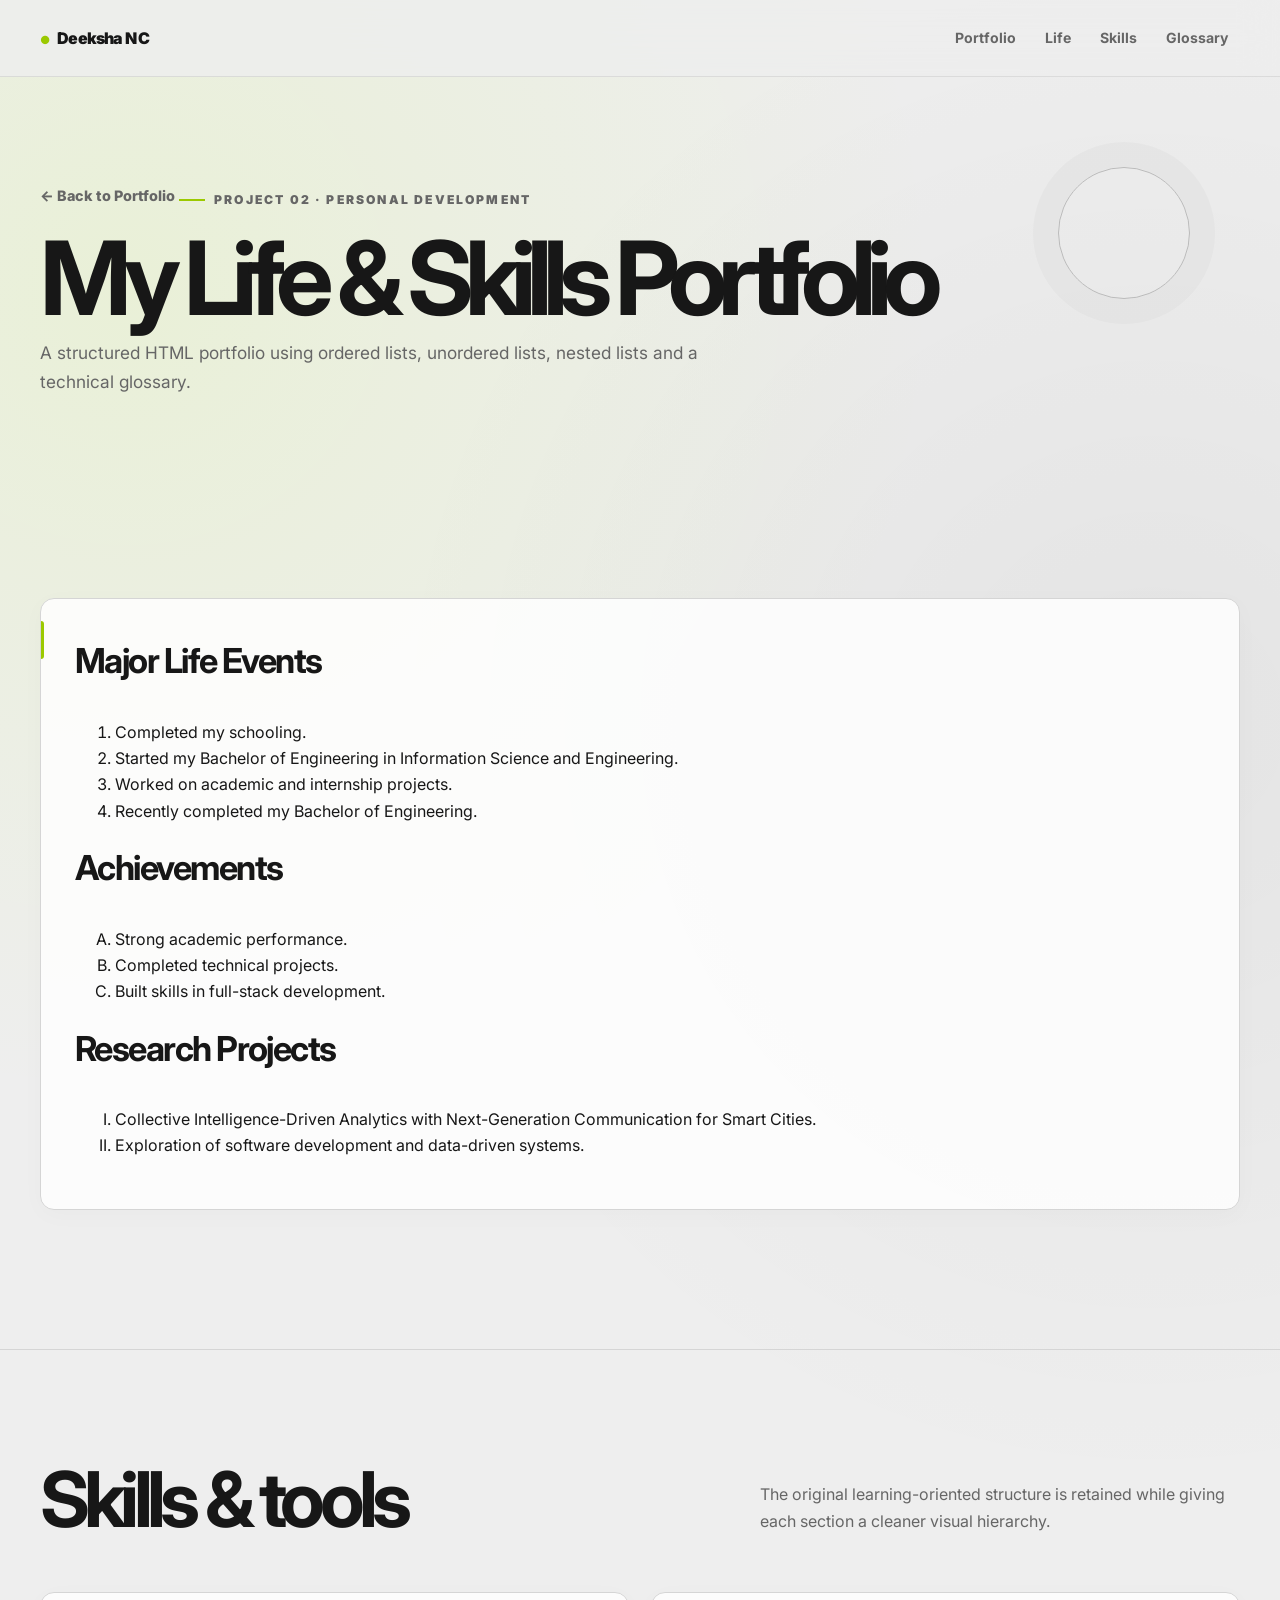
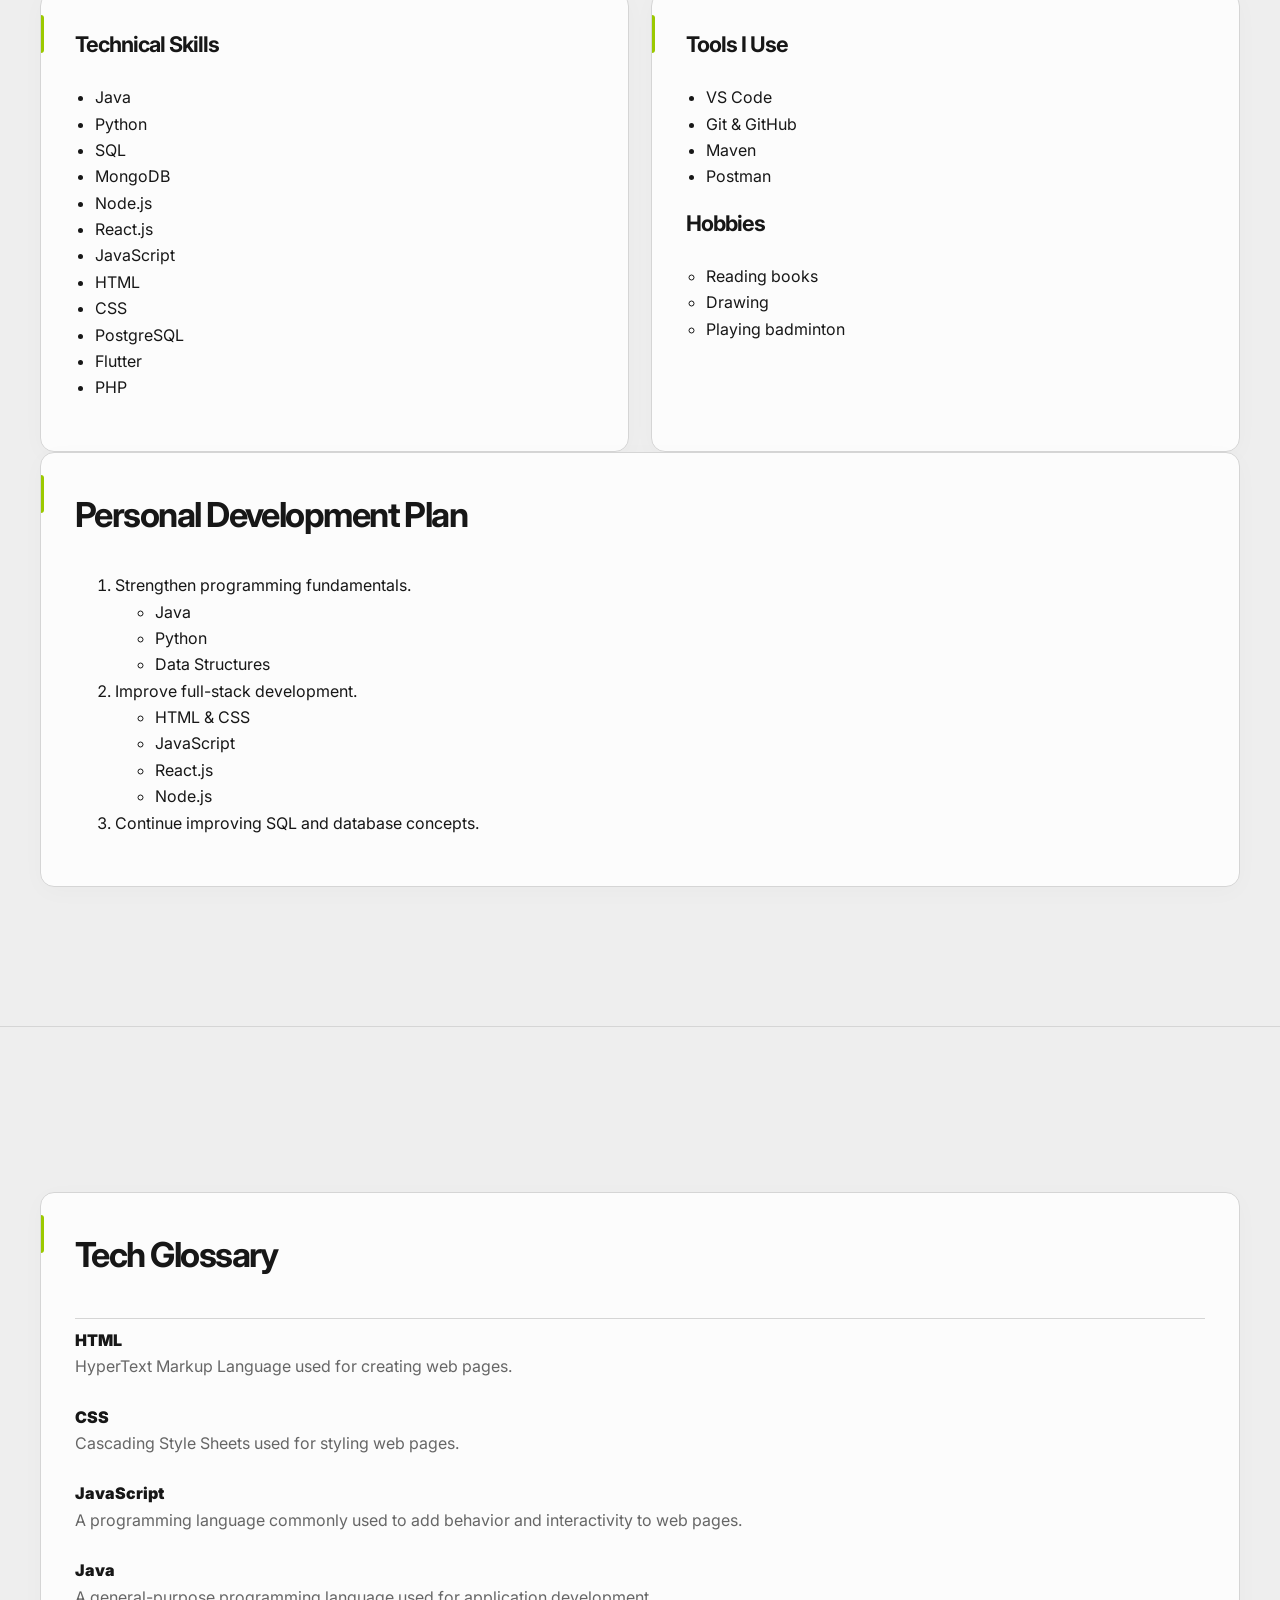
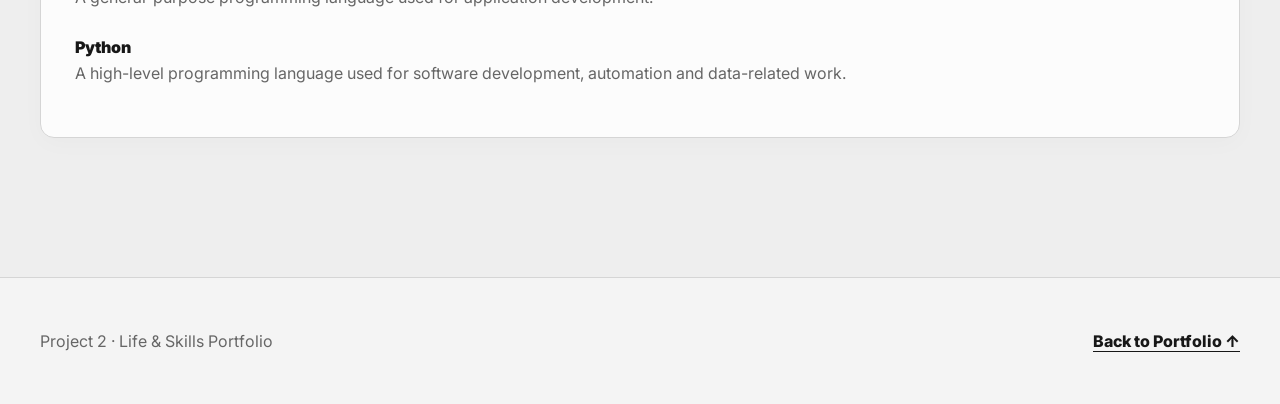
<file: project2.html>
<!doctype html>
<html lang="en">
<head>
  <meta charset="UTF-8">
  <meta name="viewport" content="width=device-width, initial-scale=1.0">
  <title>Project 2 | Life & Skills Portfolio</title>
  <link rel="stylesheet" href="css/style.css">
</head>
<body>
<header class="site-header">
  <nav class="navbar">
    <a class="brand" href="index.html">Deeksha N C</a>
    <ul class="nav-links">
      <li><a href="index.html">Portfolio</a></li>
      <li><a href="#events">Life</a></li>
      <li><a href="#skills">Skills</a></li>
      <li><a href="#glossary">Glossary</a></li>
    </ul>
  </nav>
</header>

<main>
  <section class="page-hero">
    <div class="container">
      <a class="back-link" href="index.html">← Back to Portfolio</a>
      <p class="eyebrow">Project 02 · Personal Development</p>
      <h1>My Life & Skills Portfolio</h1>
      <p>A structured HTML portfolio using ordered lists, unordered lists, nested lists and a technical glossary.</p>
    </div>
  </section>

  <section class="section" id="events">
    <div class="container">
      <div class="content-card">
        <h2>Major Life Events</h2>
        <ol>
          <li>Completed my schooling.</li>
          <li>Started my Bachelor of Engineering in Information Science and Engineering.</li>
          <li>Worked on academic and internship projects.</li>
          <li>Recently completed my Bachelor of Engineering.</li>
        </ol>

        <h2>Achievements</h2>
        <ol type="A">
          <li>Strong academic performance.</li>
          <li>Completed technical projects.</li>
          <li>Built skills in full-stack development.</li>
        </ol>

        <h2>Research Projects</h2>
        <ol type="I">
          <li>Collective Intelligence-Driven Analytics with Next-Generation Communication for Smart Cities.</li>
          <li>Exploration of software development and data-driven systems.</li>
        </ol>
      </div>
    </div>
  </section>

  <section class="section" id="skills">
    <div class="container">
      <div class="section-heading">
        <h2>Skills & tools</h2>
        <p>The original learning-oriented structure is retained while giving each section a cleaner visual hierarchy.</p>
      </div>

      <div class="about-grid">
        <article class="panel">
          <h3>Technical Skills</h3>
          <ul class="clean-list">
            <li>Java</li>
            <li>Python</li>
            <li>SQL</li>
            <li>MongoDB</li>
            <li>Node.js</li>
            <li>React.js</li>
            <li>JavaScript</li>
            <li>HTML</li>
            <li>CSS</li>
            <li>PostgreSQL</li>
            <li>Flutter</li>
            <li>PHP</li>
          </ul>
        </article>

        <article class="panel">
          <h3>Tools I Use</h3>
          <ul class="clean-list">
            <li>VS Code</li>
            <li>Git & GitHub</li>
            <li>Maven</li>
            <li>Postman</li>
          </ul>

          <h3>Hobbies</h3>
          <ul class="clean-list" style="list-style-type: circle;">
            <li>Reading books</li>
            <li>Drawing</li>
            <li>Playing badminton</li>
          </ul>
        </article>
      </div>

      <div class="content-card">
        <h2>Personal Development Plan</h2>
        <ol>
          <li>Strengthen programming fundamentals.
            <ul>
              <li>Java</li>
              <li>Python</li>
              <li>Data Structures</li>
            </ul>
          </li>
          <li>Improve full-stack development.
            <ul>
              <li>HTML & CSS</li>
              <li>JavaScript</li>
              <li>React.js</li>
              <li>Node.js</li>
            </ul>
          </li>
          <li>Continue improving SQL and database concepts.</li>
        </ol>
      </div>
    </div>
  </section>

  <section class="section" id="glossary">
    <div class="container">
      <div class="content-card">
        <h2>Tech Glossary</h2>
        <dl class="glossary">
          <dt>HTML</dt>
          <dd>HyperText Markup Language used for creating web pages.</dd>
          <dt>CSS</dt>
          <dd>Cascading Style Sheets used for styling web pages.</dd>
          <dt>JavaScript</dt>
          <dd>A programming language commonly used to add behavior and interactivity to web pages.</dd>
          <dt>Java</dt>
          <dd>A general-purpose programming language used for application development.</dd>
          <dt>Python</dt>
          <dd>A high-level programming language used for software development, automation and data-related work.</dd>
        </dl>
      </div>
    </div>
  </section>
</main>

<footer class="site-footer">
  <div class="container footer-inner">
    <span>Project 2 · Life & Skills Portfolio</span>
    <a href="index.html">Back to Portfolio ↑</a>
  </div>
</footer>
</body>
</html>
</file>
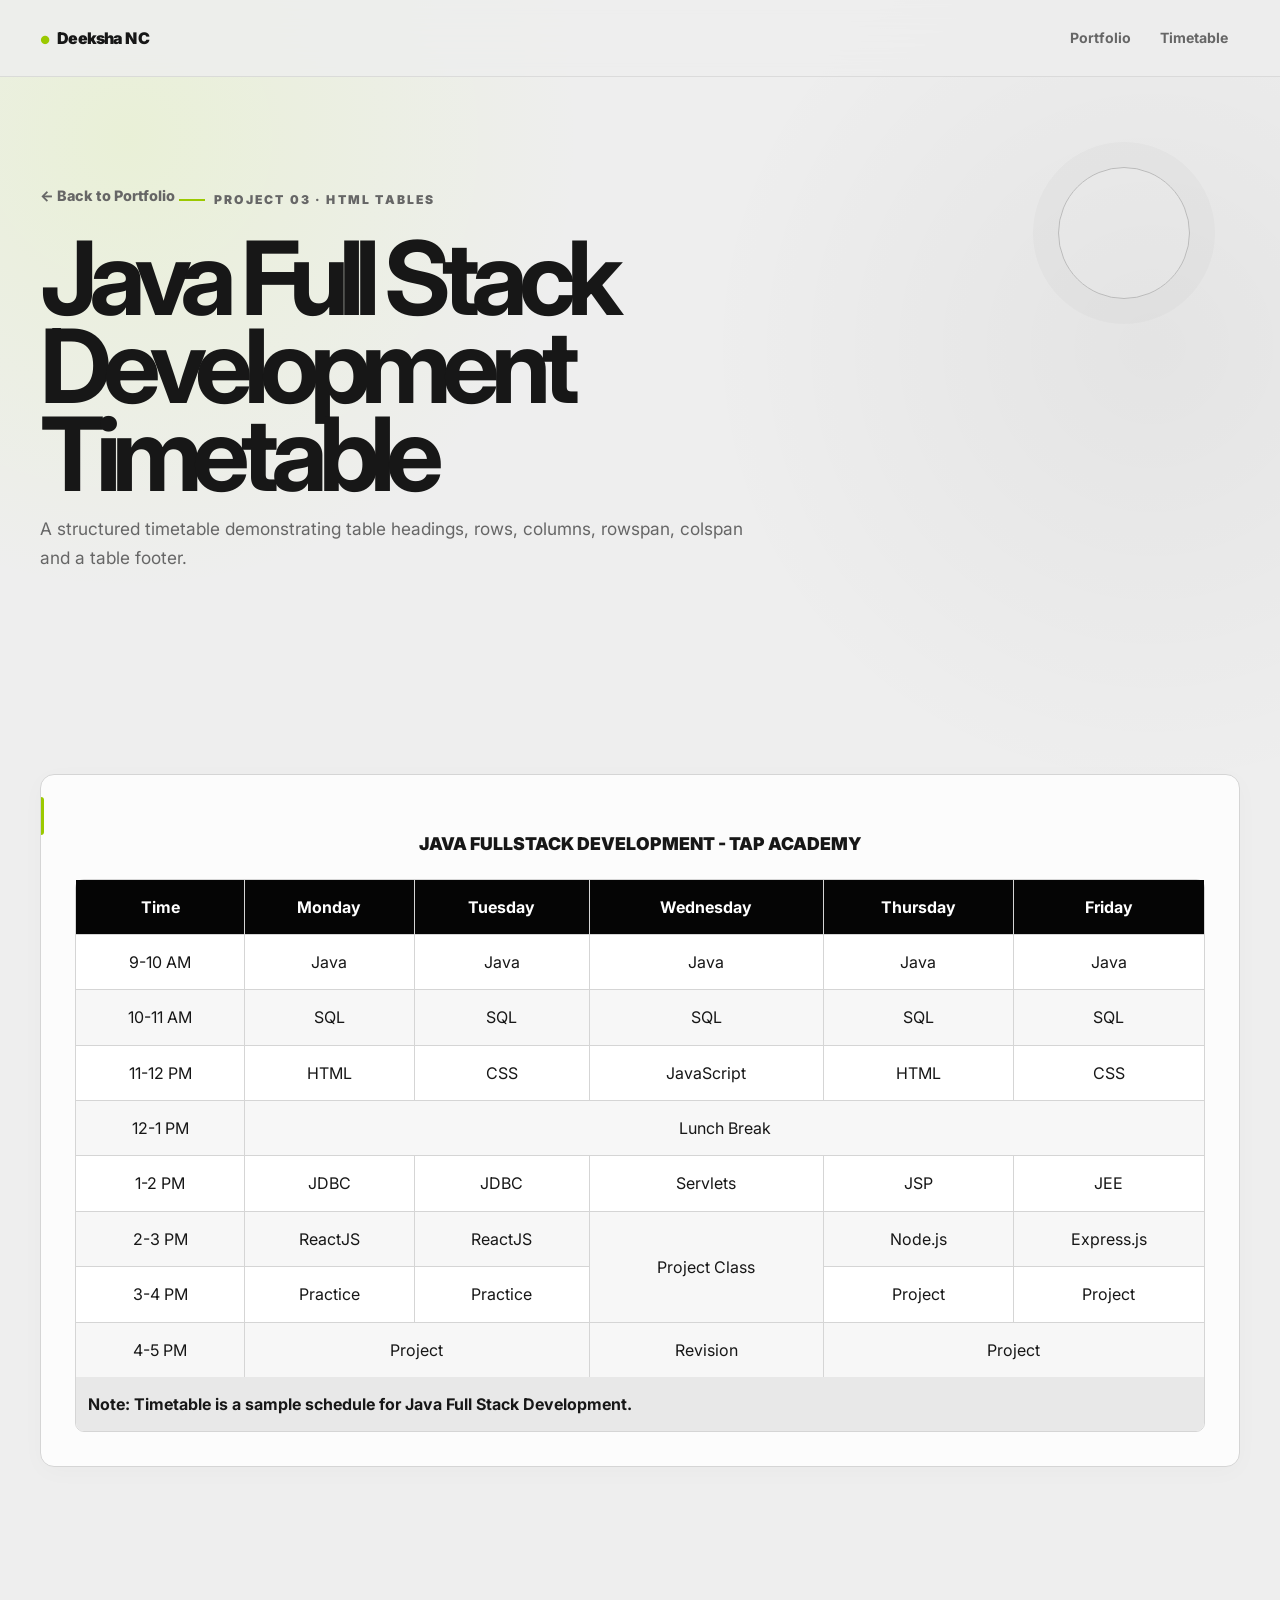
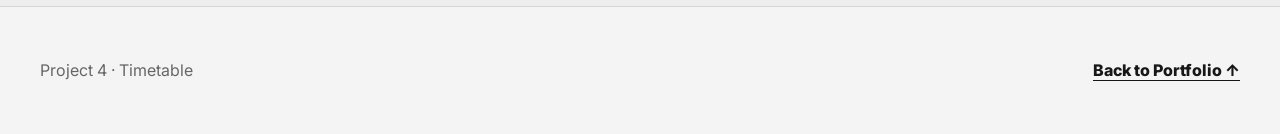
<file: project4.html>
<!doctype html>
<html lang="en">
  <head>
    <meta charset="UTF-8" />
    <meta name="viewport" content="width=device-width, initial-scale=1.0" />
    <title>Project 3 | Java Full Stack Timetable</title>
    <link rel="stylesheet" href="css/style.css" />
  </head>
  <body>
    <header class="site-header">
      <nav class="navbar">
        <a class="brand" href="index.html">Deeksha N C</a>
        <ul class="nav-links">
          <li><a href="index.html">Portfolio</a></li>
          <li><a href="#timetable">Timetable</a></li>
        </ul>
      </nav>
    </header>

    <main>
      <section class="page-hero">
        <div class="container">
          <a class="back-link" href="index.html">← Back to Portfolio</a>
          <p class="eyebrow">Project 03 · HTML Tables</p>
          <h1>Java Full Stack Development Timetable</h1>
          <p>
            A structured timetable demonstrating table headings, rows, columns,
            rowspan, colspan and a table footer.
          </p>
        </div>
      </section>

      <section class="section" id="timetable">
        <div class="container">
          <div class="content-card">
            <table>
              <caption>
                JAVA FULLSTACK DEVELOPMENT - TAP ACADEMY
              </caption>
              <thead>
                <tr>
                  <th>Time</th>
                  <th>Monday</th>
                  <th>Tuesday</th>
                  <th>Wednesday</th>
                  <th>Thursday</th>
                  <th>Friday</th>
                </tr>
              </thead>
              <tbody>
                <tr>
                  <td>9-10 AM</td>
                  <td>Java</td>
                  <td>Java</td>
                  <td>Java</td>
                  <td>Java</td>
                  <td>Java</td>
                </tr>
                <tr>
                  <td>10-11 AM</td>
                  <td>SQL</td>
                  <td>SQL</td>
                  <td>SQL</td>
                  <td>SQL</td>
                  <td>SQL</td>
                </tr>
                <tr>
                  <td>11-12 PM</td>
                  <td>HTML</td>
                  <td>CSS</td>
                  <td>JavaScript</td>
                  <td>HTML</td>
                  <td>CSS</td>
                </tr>
                <tr>
                  <td>12-1 PM</td>
                  <td colspan="5">Lunch Break</td>
                </tr>
                <tr>
                  <td>1-2 PM</td>
                  <td>JDBC</td>
                  <td>JDBC</td>
                  <td>Servlets</td>
                  <td>JSP</td>
                  <td>JEE</td>
                </tr>
                <tr>
                  <td>2-3 PM</td>
                  <td>ReactJS</td>
                  <td>ReactJS</td>
                  <td rowspan="2">Project Class</td>
                  <td>Node.js</td>
                  <td>Express.js</td>
                </tr>
                <tr>
                  <td>3-4 PM</td>
                  <td>Practice</td>
                  <td>Practice</td>
                  <td>Project</td>
                  <td>Project</td>
                </tr>
                <tr>
                  <td>4-5 PM</td>
                  <td colspan="2">Project</td>
                  <td>Revision</td>
                  <td colspan="2">Project</td>
                </tr>
              </tbody>
              <tfoot>
                <tr>
                  <td colspan="6">
                    Note: Timetable is a sample schedule for Java Full Stack
                    Development.
                  </td>
                </tr>
              </tfoot>
            </table>
          </div>
        </div>
      </section>
    </main>

    <footer class="site-footer">
      <div class="container footer-inner">
        <span>Project 4 · Timetable</span>
        <a href="index.html">Back to Portfolio ↑</a>
      </div>
    </footer>
  </body>
</html>
</file>
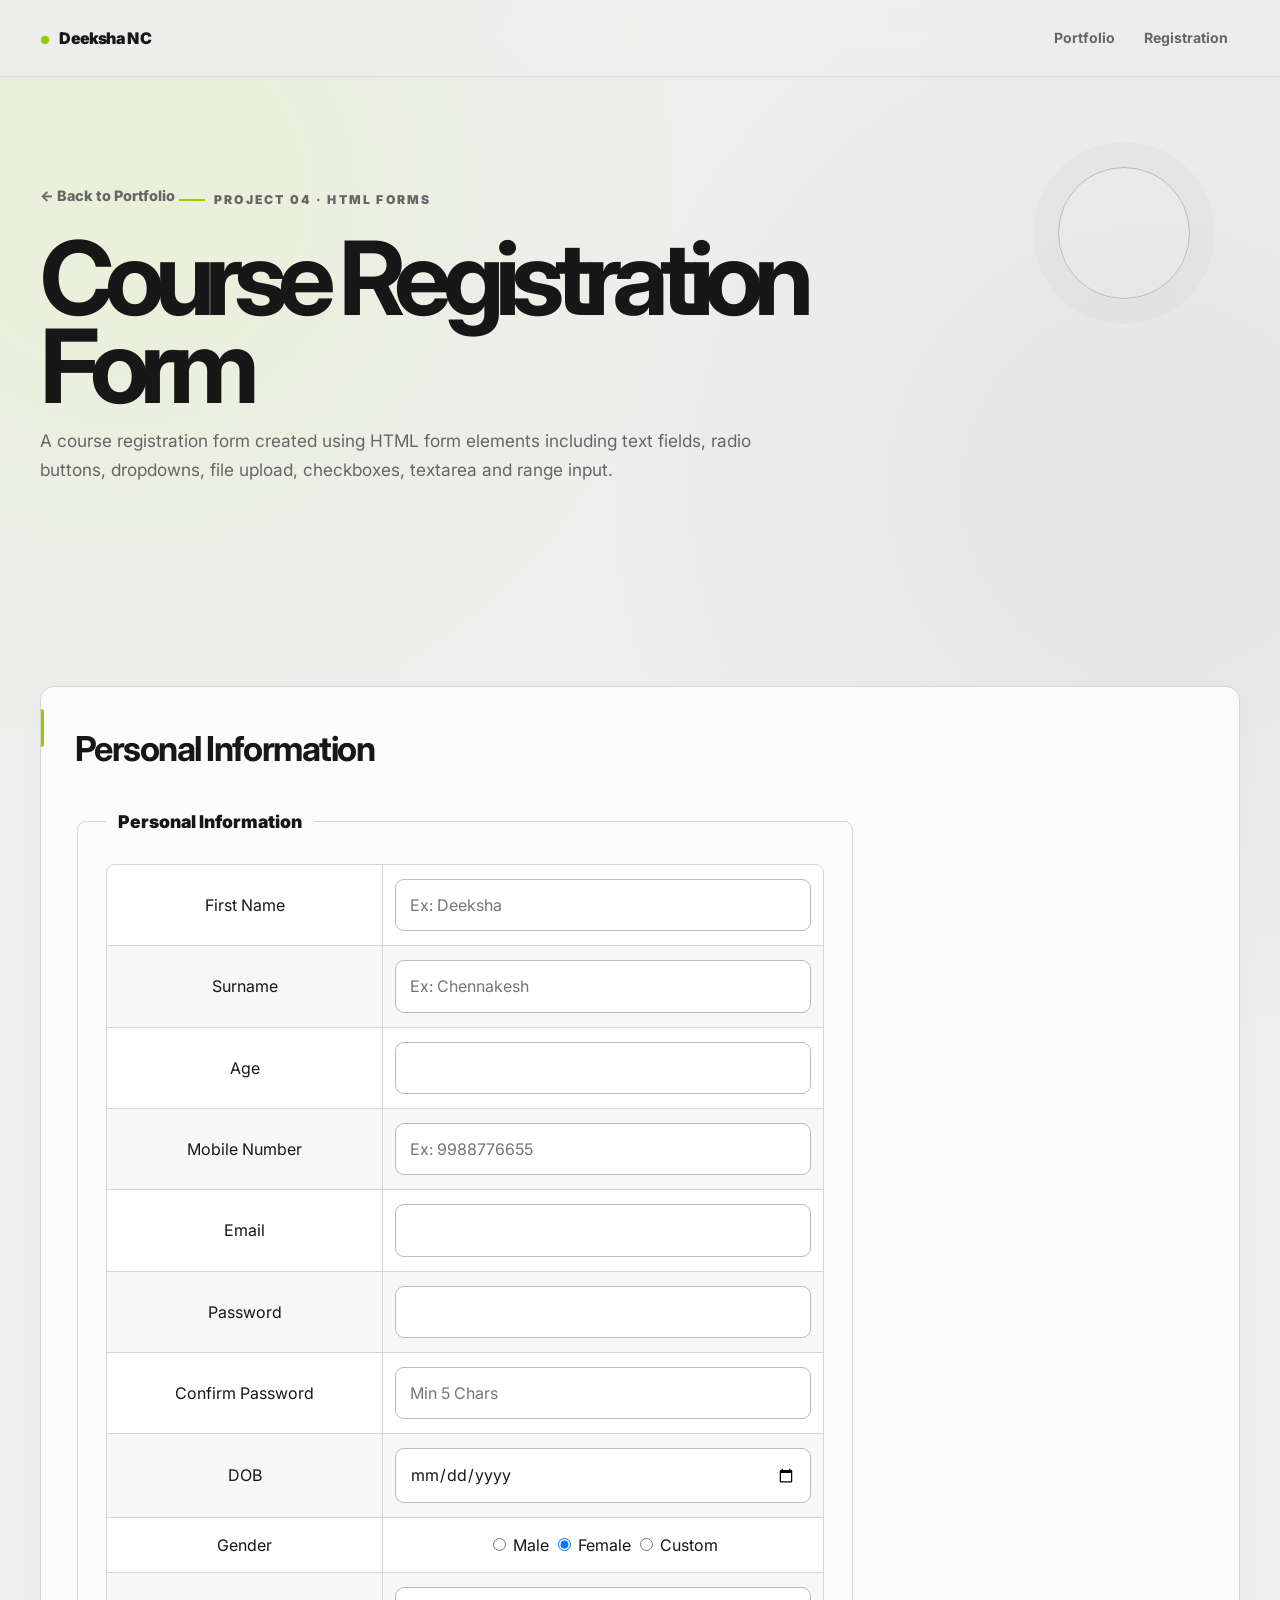
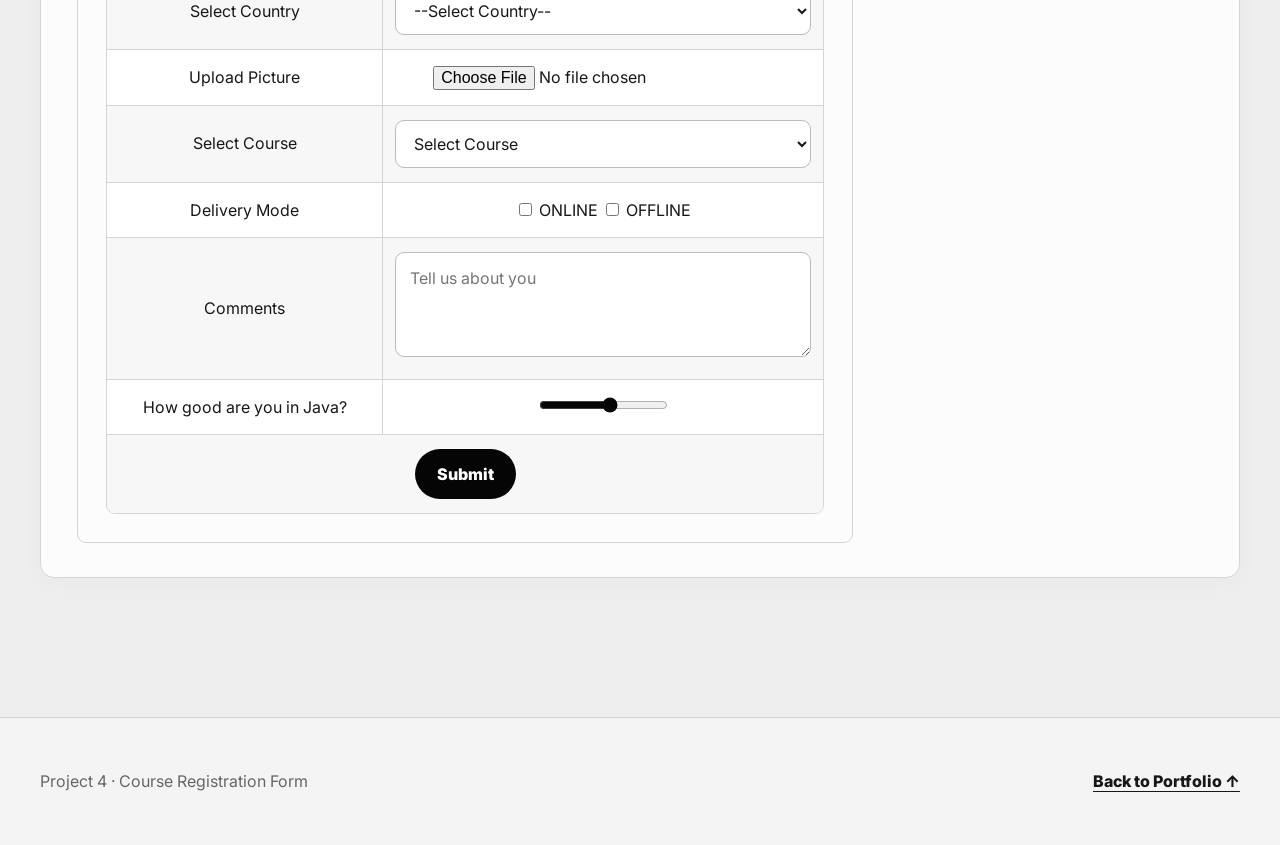
<file: project5.html>
<!doctype html>
<html lang="en">
  <head>
    <meta charset="UTF-8" />
    <meta name="viewport" content="width=device-width, initial-scale=1.0" />

    <title>Project 4 | Course Registration Form</title>

    <!-- Shared CSS -->
    <link rel="stylesheet" href="css/style.css" />
  </head>

  <body>
    <!-- ================= HEADER ================= -->

    <header class="site-header">
      <nav class="navbar">
        <a class="brand" href="index.html"> Deeksha N C </a>

        <ul class="nav-links">
          <li>
            <a href="index.html">Portfolio</a>
          </li>

          <li>
            <a href="#registration">Registration</a>
          </li>
        </ul>
      </nav>
    </header>

    <!-- ================= MAIN ================= -->

    <main>
      <!-- Page Introduction -->

      <section class="page-hero">
        <div class="container">
          <a class="back-link" href="index.html"> ← Back to Portfolio </a>

          <p class="eyebrow">Project 04 · HTML Forms</p>

          <h1>Course Registration Form</h1>

          <p>
            A course registration form created using HTML form elements
            including text fields, radio buttons, dropdowns, file upload,
            checkboxes, textarea and range input.
          </p>
        </div>
      </section>

      <!-- ================= REGISTRATION FORM ================= -->

      <section class="section" id="registration">
        <div class="container">
          <div class="content-card">
            <h2>Personal Information</h2>

            <form>
              <fieldset>
                <legend>Personal Information</legend>

                <table>
                  <!-- First Name -->

                  <tr>
                    <td>
                      <label for="firstName"> First Name </label>
                    </td>

                    <td>
                      <input
                        type="text"
                        name="firstName"
                        id="firstName"
                        placeholder="Ex: Deeksha"
                        required
                      />
                    </td>
                  </tr>

                  <!-- Surname -->

                  <tr>
                    <td>
                      <label for="surName"> Surname </label>
                    </td>

                    <td>
                      <input
                        type="text"
                        name="surName"
                        id="surName"
                        placeholder="Ex: Chennakesh"
                        required
                      />
                    </td>
                  </tr>

                  <!-- Age -->

                  <tr>
                    <td>
                      <label for="age"> Age </label>
                    </td>

                    <td>
                      <input
                        type="number"
                        name="age"
                        id="age"
                        min="18"
                        max="65"
                        required
                      />
                    </td>
                  </tr>

                  <!-- Mobile Number -->

                  <tr>
                    <td>
                      <label for="mobile"> Mobile Number </label>
                    </td>

                    <td>
                      <input
                        type="tel"
                        name="mobile"
                        id="mobile"
                        placeholder="Ex: 9988776655"
                        required
                      />
                    </td>
                  </tr>

                  <!-- Email -->

                  <tr>
                    <td>
                      <label for="email"> Email </label>
                    </td>

                    <td>
                      <input type="email" name="email" id="email" required />
                    </td>
                  </tr>

                  <!-- Password -->

                  <tr>
                    <td>
                      <label for="password"> Password </label>
                    </td>

                    <td>
                      <input
                        type="password"
                        name="password"
                        id="password"
                        required
                      />
                    </td>
                  </tr>

                  <!-- Confirm Password -->

                  <tr>
                    <td>
                      <label for="confirmPassword"> Confirm Password </label>
                    </td>

                    <td>
                      <input
                        type="password"
                        name="confirmPassword"
                        id="confirmPassword"
                        placeholder="Min 5 Chars"
                        required
                      />
                    </td>
                  </tr>

                  <!-- DOB -->

                  <tr>
                    <td>
                      <label for="dob"> DOB </label>
                    </td>

                    <td>
                      <input type="date" name="dob" id="dob" required />
                    </td>

                    <!--
                    <td>
                      <input type="time" />
                    </td>

                    <td>
                      <input type="datetime-local" />
                    </td>
                    -->
                  </tr>

                  <!-- Gender -->

                  <tr>
                    <td>
                      <label> Gender </label>
                    </td>

                    <td>
                      <input
                        type="radio"
                        name="gender"
                        id="male"
                        value="Male"
                        required
                      />

                      <label for="male"> Male </label>

                      <input
                        checked
                        type="radio"
                        name="gender"
                        id="female"
                        value="Female"
                      />

                      <label for="female"> Female </label>

                      <input
                        type="radio"
                        name="gender"
                        id="custom"
                        value="Custom"
                      />

                      <label for="custom"> Custom </label>
                    </td>
                  </tr>

                  <!-- Country -->

                  <tr>
                    <td>
                      <label for="country"> Select Country </label>
                    </td>

                    <td>
                      <select name="country" id="country" required>
                        <option value="" selected disabled>
                          --Select Country--
                        </option>

                        <option value="India">India</option>

                        <option value="Australia">Australia</option>

                        <option value="Vietnam">Vietnam</option>

                        <option value="New Zealand">New Zealand</option>
                      </select>
                    </td>
                  </tr>

                  <!-- Upload Picture -->

                  <tr>
                    <td>
                      <label for="picture"> Upload Picture </label>
                    </td>

                    <td>
                      <input type="file" id="picture" name="picture" required />
                    </td>
                  </tr>

                  <!-- Course -->

                  <tr>
                    <td>
                      <label for="course"> Select Course </label>
                    </td>

                    <td>
                      <select name="course" id="course" required>
                        <option value="" selected disabled>
                          Select Course
                        </option>

                        <option value="Java FullStack">Java FullStack</option>

                        <option value="Python FullStack">
                          Python FullStack
                        </option>

                        <option value="Data Analysis">Data Analysis</option>
                      </select>
                    </td>
                  </tr>

                  <!-- Delivery Mode -->

                  <tr>
                    <td>
                      <label> Delivery Mode </label>
                    </td>

                    <td>
                      <input
                        type="checkbox"
                        name="deliveryMode"
                        value="online"
                        id="online"
                      />

                      <label for="online"> ONLINE </label>

                      <input
                        type="checkbox"
                        name="deliveryMode"
                        value="offline"
                        id="offline"
                      />

                      <label for="offline"> OFFLINE </label>
                    </td>
                  </tr>

                  <!-- Comments -->

                  <tr>
                    <td>
                      <label for="comments"> Comments </label>
                    </td>

                    <td>
                      <textarea
                        rows="3"
                        cols="25"
                        name="comments"
                        id="comments"
                        placeholder="Tell us about you"
                        required
                        maxlength="100"
                      ></textarea>
                    </td>
                  </tr>

                  <!-- Java Rating -->

                  <tr>
                    <td>
                      <label for="java"> How good are you in Java? </label>
                    </td>

                    <td>
                      <input
                        type="range"
                        id="java"
                        name="java"
                        min="1"
                        max="10"
                      />
                    </td>
                  </tr>

                  <!-- Submit -->

                  <tr>
                    <td colspan="2">
                      <button class="form-button" type="submit">Submit</button>
                    </td>
                  </tr>
                </table>
              </fieldset>
            </form>
          </div>
        </div>
      </section>
    </main>

    <!-- ================= FOOTER ================= -->

    <footer class="site-footer">
      <div class="container footer-inner">
        <span> Project 4 · Course Registration Form </span>

        <a href="index.html"> Back to Portfolio ↑ </a>
      </div>
    </footer>
  </body>
</html>
</file>
<file: css/style.css>
@import url("https://fonts.googleapis.com/css2?family=Inter:wght@400;500;600;700;800;900&display=swap");

/* =========================================================
   ROOT
========================================================= */

:root {
  --bg: #eeeeee;
  --white: #ffffff;
  --ink: #171717;
  --gray: #666666;
  --muted: #888888;
  --line: #d5d5d5;

  --black: #050505;

  --lime: #c9ff3d;
  --lime-dark: #9bc900;

  --soft: #f7f7f7;

  --radius: 14px;

  --shadow: 0 18px 50px rgba(0, 0, 0, 0.09);

  --max: 1200px;
}

/* =========================================================
   RESET
========================================================= */

* {
  box-sizing: border-box;
}

html {
  scroll-behavior: smooth;
  scroll-padding-top: 90px;
}

body {
  margin: 0;

  color: var(--ink);

  background:
    radial-gradient(
      circle at 10% 8%,
      rgba(201, 255, 61, 0.13),
      transparent 23%
    ),
    radial-gradient(circle at 90% 20%, rgba(0, 0, 0, 0.045), transparent 25%),
    var(--bg);

  font-family: Inter, "Segoe UI", Arial, sans-serif;

  line-height: 1.65;
}

a {
  color: var(--ink);
  text-underline-offset: 4px;
}

img,
video,
iframe {
  max-width: 100%;
}

button,
input,
select,
textarea {
  font-family: inherit;
}

/* =========================================================
   HEADER
========================================================= */

.site-header {
  position: sticky;
  top: 0;
  z-index: 100;

  border-bottom: 1px solid rgba(0, 0, 0, 0.08);

  background: rgba(238, 238, 238, 0.84);

  backdrop-filter: blur(18px);
}

.navbar {
  width: min(var(--max), calc(100% - 48px));

  min-height: 76px;

  margin: auto;

  display: flex;
  align-items: center;
  justify-content: space-between;

  gap: 28px;
}

.brand {
  font-weight: 900;
  letter-spacing: -0.05em;
  text-decoration: none;
}

.brand::before {
  content: "●";

  color: var(--lime-dark);

  margin-right: 8px;

  font-size: 0.7rem;
}

.nav-links {
  display: flex;
  flex-wrap: wrap;

  gap: 5px;

  margin: 0;
  padding: 0;

  list-style: none;
}

.nav-links a {
  display: block;

  padding: 8px 12px;

  border-radius: 999px;

  color: var(--gray);

  font-size: 0.88rem;
  font-weight: 700;

  text-decoration: none;

  transition: 0.2s;
}

.nav-links a:hover {
  background: var(--white);
  color: var(--black);

  transform: translateY(-1px);
}

/* =========================================================
   COMMON LAYOUT
========================================================= */

.container {
  width: min(var(--max), calc(100% - 48px));

  margin: auto;
}

.section {
  padding: 115px 0;
}

.section + .section {
  border-top: 1px solid var(--line);
}

.eyebrow {
  display: inline-flex;
  align-items: center;

  gap: 9px;

  margin: 0 0 22px;

  color: var(--gray);

  font-size: 0.76rem;
  font-weight: 900;

  letter-spacing: 0.18em;

  text-transform: uppercase;
}

.eyebrow::before {
  content: "";

  width: 26px;
  height: 2px;

  background: var(--lime-dark);
}

.section-heading {
  display: flex;
  align-items: end;
  justify-content: space-between;

  gap: 45px;

  margin-bottom: 58px;
}

.section-heading h2 {
  margin: 0;

  font-size: clamp(2.7rem, 6vw, 4.8rem);

  line-height: 0.9;

  letter-spacing: -0.075em;
}

.section-heading p {
  max-width: 480px;

  margin: 0;

  color: var(--gray);
}

/* =========================================================
   HERO
========================================================= */

.hero {
  position: relative;

  min-height: 700px;

  display: grid;
  align-items: center;

  overflow: hidden;

  padding: 105px 0 100px;

  background: #080808;

  color: #ffffff;

  border-bottom: 1px solid #080808;
}

.hero .eyebrow {
  color: #c8c8c8;
}

.hero p {
  color: #bdbdbd;
}

.hero .btn.secondary {
  color: #ffffff;

  border-color: #666666;
}

.hero .btn.secondary:hover {
  color: #080808;

  background: #ffffff;

  border-color: #ffffff;
}

.hero::before {
  content: "";

  position: absolute;

  width: 560px;
  height: 560px;

  right: -210px;
  top: 30px;

  border: 1px solid rgba(255, 255, 255, 0.16);

  border-radius: 50%;

  box-shadow:
    0 0 0 65px rgba(201, 255, 61, 0.035),
    0 0 0 130px rgba(255, 255, 255, 0.02);
}

.hero-grid {
  position: relative;
  z-index: 1;

  display: grid;

  grid-template-columns: 1.25fr 0.75fr;

  gap: 75px;

  align-items: end;
}

.hero h1 {
  max-width: 900px;

  margin: 0;

  font-size: clamp(4rem, 9vw, 7.6rem);

  line-height: 0.83;

  letter-spacing: -0.095em;
}

.hero h1::after {
  content: ".";

  color: var(--lime);
}

.hero p {
  max-width: 670px;

  color: var(--gray);

  font-size: 1.08rem;
}

/* =========================================================
   HERO SIDE CARD
   FIXED TEXT VISIBILITY
========================================================= */

.hero-side {
  position: relative;

  padding: 32px;

  background: rgba(255, 255, 255, 0.94);

  border: 1px solid rgba(0, 0, 0, 0.1);

  border-radius: var(--radius);

  box-shadow: var(--shadow);

  transform: rotate(1.5deg);

  /*
    IMPORTANT:
    The hero has color:white.
    This explicitly resets the card text.
  */
  color: #171717;
}

.hero-side::before {
  content: "AVAILABLE FOR OPPORTUNITIES";

  position: absolute;

  right: 18px;
  top: -13px;

  padding: 5px 10px;

  background: var(--lime);

  color: #171717;

  border-radius: 999px;

  font-size: 0.62rem;
  font-weight: 900;

  letter-spacing: 0.08em;
}

.hero-side strong {
  display: block;

  margin-bottom: 9px;

  color: #171717;

  font-size: 1.15rem;
}

.hero-side p {
  max-width: none;

  margin: 0;

  color: #666666;

  font-size: 1.08rem;
}

/* =========================================================
   BUTTONS
========================================================= */

.btn-row {
  display: flex;
  flex-wrap: wrap;

  gap: 12px;

  margin-top: 30px;
}

.btn {
  display: inline-flex;

  align-items: center;
  justify-content: center;

  min-height: 48px;

  padding: 12px 19px;

  background: var(--black);

  color: #ffffff;

  border: 1px solid var(--black);

  border-radius: 999px;

  text-decoration: none;

  font-size: 0.9rem;
  font-weight: 850;

  transition: 0.2s;
}

.btn:hover {
  color: #ffffff;

  transform: translateY(-3px);

  box-shadow: 0 12px 25px rgba(0, 0, 0, 0.16);
}

.btn.secondary {
  background: transparent;

  color: var(--ink);

  border-color: #bbbbbb;
}

.btn.secondary:hover {
  background: var(--white);

  color: var(--ink);

  border-color: var(--ink);
}

/* =========================================================
   TAGS
========================================================= */

.tag {
  display: inline-block;

  margin: 4px 3px 0 0;

  padding: 5px 10px;

  border: 1px solid #cccccc;

  border-radius: 999px;

  background: #ffffff;

  font-size: 0.78rem;
  font-weight: 750;
}

/* =========================================================
   PROJECT GRID
========================================================= */

.project-grid {
  display: grid;

  grid-template-columns: repeat(3, 1fr);

  gap: 20px;
}

.project-card {
  position: relative;

  min-height: 370px;

  padding: 25px;

  display: flex;
  flex-direction: column;
  justify-content: space-between;

  overflow: hidden;

  color: var(--ink);

  text-decoration: none;

  background: var(--white);

  border: 1px solid #d4d4d4;

  border-radius: var(--radius);

  box-shadow: 0 5px 0 rgba(0, 0, 0, 0.025);

  transition: 0.28s;
}

.project-card::before {
  content: "";

  position: absolute;

  width: 150px;
  height: 150px;

  right: -75px;
  top: -75px;

  border-radius: 50%;

  background: var(--lime);

  opacity: 0.75;

  transition: 0.35s;
}

.project-card:hover {
  color: var(--ink);

  transform: translateY(-9px);

  border-color: #aaaaaa;

  box-shadow: 0 25px 70px rgba(0, 0, 0, 0.15);
}

.project-card:hover::before {
  transform: scale(1.7);
}

.project-card:nth-child(2) {
  transform: translateY(24px);
}

.project-card:nth-child(2):hover {
  transform: translateY(15px);
}

.card-number {
  position: relative;
  z-index: 2;

  font-size: 0.74rem;
  font-weight: 900;

  letter-spacing: 0.16em;

  color: var(--muted);
}

.card-preview {
  position: relative;
  z-index: 1;

  height: 115px;

  margin: 18px 0 25px;

  display: flex;
  align-items: center;
  justify-content: center;

  border-radius: 9px;

  background: linear-gradient(135deg, #050505, #292929);

  color: #ffffff;

  font-size: 1.25rem;
  font-weight: 900;

  letter-spacing: -0.04em;
}

.project-card:nth-child(2) .card-preview {
  background: linear-gradient(135deg, #242424, #555555);
}

.project-card:nth-child(3) .card-preview {
  background: linear-gradient(135deg, #111111, #3b3b3b);
}

.project-card:nth-child(4) .card-preview {
  background: linear-gradient(135deg, #333333, #111111);
}

.project-card:nth-child(5) .card-preview {
  background: linear-gradient(135deg, #555555, #202020);
}

.project-card:nth-child(3) {
  min-height: 410px;
}

.project-card:nth-child(4),
.project-card:nth-child(5) {
  min-height: 330px;
}

.project-card:nth-child(4) {
  margin-top: 24px;
}

.project-card:nth-child(5) {
  margin-top: 24px;
}

.project-card h3 {
  position: relative;

  margin: 0 0 8px;

  font-size: 1.55rem;

  line-height: 1.1;

  letter-spacing: -0.05em;
}

.project-card p {
  position: relative;

  margin: 0;

  color: var(--gray);

  font-size: 0.92rem;
}

.card-arrow {
  position: relative;

  align-self: flex-end;

  margin-top: 20px;

  font-size: 1.7rem;

  transition: 0.25s;
}

.project-card:hover .card-arrow {
  transform: translate(7px, -4px);
}

/* =========================================================
   ABOUT / CONTACT GRID
========================================================= */

.about-grid,
.contact-grid {
  display: grid;

  grid-template-columns: 1fr 1fr;

  gap: 22px;
}

/* =========================================================
   PANELS
========================================================= */

.panel,
.content-card {
  position: relative;

  padding: 34px;

  background: rgba(255, 255, 255, 0.84);

  border: 1px solid var(--line);

  border-radius: var(--radius);

  box-shadow: 0 5px 25px rgba(0, 0, 0, 0.025);
}

.panel::before,
.content-card::before {
  content: "";

  position: absolute;

  left: 0;
  top: 22px;

  width: 3px;
  height: 38px;

  border-radius: 0 5px 5px 0;

  background: var(--lime-dark);
}

.panel h3,
.content-card h2 {
  letter-spacing: -0.045em;
}

.panel h3 {
  margin-top: 0;

  font-size: 1.35rem;
}

.content-card {
  margin-bottom: 24px;
}

.content-card h2 {
  margin-top: 0;

  font-size: 2.15rem;
}

/* =========================================================
   SKILLS
========================================================= */

.skill-list,
.tag-list {
  display: flex;
  flex-wrap: wrap;

  gap: 9px;

  padding: 0;

  list-style: none;
}

.skill-list li {
  padding: 8px 12px;

  background: var(--black);

  color: #ffffff;

  border-radius: 999px;

  font-size: 0.82rem;
  font-weight: 700;

  transition: 0.2s;
}

.skill-list li:hover {
  background: var(--lime-dark);

  color: var(--black);

  transform: translateY(-2px);
}

.clean-list {
  padding-left: 20px;
}

/* =========================================================
   TECH GLOSSARY
========================================================= */
.content-card:has(.glossary) {
  margin-top: 50px;
}

.glossary {
  /*
    Top margin intentionally kept here.
  */
  margin-top: 34px;

  padding-top: 8px;

  border-top: 1px solid var(--line);
}

.glossary dt {
  margin-top: 24px;

  font-weight: 900;
}

.glossary dt:first-child {
  margin-top: 0;
}

.glossary dd {
  margin-left: 0;

  color: var(--gray);
}

/* =========================================================
   INNER PAGE HERO
========================================================= */

.page-hero {
  position: relative;

  padding: 105px 0 70px;

  overflow: hidden;
}

.page-hero::after {
  content: "";

  position: absolute;

  right: 7%;
  top: 90px;

  width: 130px;
  height: 130px;

  border: 1px solid #bbbbbb;

  border-radius: 50%;

  box-shadow: 0 0 0 25px rgba(0, 0, 0, 0.025);
}

.page-hero h1 {
  position: relative;
  z-index: 1;

  max-width: 920px;

  margin: 0;

  font-size: clamp(3.5rem, 8vw, 6.7rem);

  line-height: 0.86;

  letter-spacing: -0.09em;
}

.page-hero p:not(.eyebrow) {
  max-width: 720px;

  color: var(--gray);

  font-size: 1.08rem;
}

.back-link {
  position: relative;
  z-index: 2;

  display: inline-flex;

  margin-bottom: 26px;

  color: var(--gray);

  text-decoration: none;

  font-size: 0.9rem;
  font-weight: 800;
}

.back-link:hover {
  color: var(--black);
}

/* =========================================================
   MEDIA
========================================================= */

.media-row {
  display: flex;
  flex-wrap: wrap;

  gap: 18px;

  align-items: flex-start;
}

.media-row img,
.media-row video {
  border-radius: 9px;

  border: 1px solid var(--line);

  object-fit: cover;

  box-shadow: 0 8px 25px rgba(0, 0, 0, 0.07);
}

.audio-item {
  margin: 14px 0;

  padding: 20px;

  background: var(--soft);

  border: 1px solid var(--line);

  border-radius: 9px;
}

.audio-item h3 {
  margin-top: 0;
}

audio {
  width: min(100%, 520px);
}

/* =========================================================
   TABLES
========================================================= */

table {
  width: 100%;

  border-collapse: separate;
  border-spacing: 0;

  overflow: hidden;

  background: var(--white);

  border: 1px solid var(--line);

  border-radius: 9px;
}

caption {
  padding: 20px;

  font-size: 1.1rem;
  font-weight: 900;
}

th,
td {
  padding: 14px 12px;

  border-right: 1px solid #d5d5d5;
  border-bottom: 1px solid #d5d5d5;

  text-align: center;
}

th:last-child,
td:last-child {
  border-right: 0;
}

tbody tr:last-child td {
  border-bottom: 0;
}

thead th {
  background: var(--black);

  color: #ffffff;
}

tbody tr:nth-child(even) {
  background: #f7f7f7;
}

tbody tr:hover {
  background: #eff7d9;
}

tfoot td {
  border-bottom: 0;

  background: #e8e8e8;

  font-weight: 700;

  text-align: left;
}

/* =========================================================
   FORMS
========================================================= */

form {
  max-width: 780px;
}

fieldset {
  padding: 28px;

  border: 1px solid var(--line);

  border-radius: 9px;
}

legend {
  padding: 0 12px;

  font-weight: 900;

  font-size: 1.1rem;
}

input,
button,
select,
textarea {
  font: inherit;
}

input:not([type="radio"]):not([type="checkbox"]):not([type="range"]):not(
    [type="file"]
  ),
select,
textarea {
  width: 100%;

  padding: 12px 14px;

  border: 1px solid #bbbbbb;

  border-radius: 9px;

  background: #ffffff;

  color: var(--ink);

  transition: 0.2s;
}

input:focus,
select:focus,
textarea:focus {
  outline: none;

  border-color: var(--black);

  box-shadow: 0 0 0 4px rgba(201, 255, 61, 0.35);
}

input[type="range"] {
  accent-color: var(--black);
}

.form-button {
  padding: 12px 22px;

  border: 0;

  border-radius: 999px;

  background: var(--black);

  color: #ffffff;

  font-weight: 850;

  cursor: pointer;

  transition: 0.2s;
}

.form-button:hover {
  background: var(--lime-dark);

  color: var(--black);

  transform: translateY(-2px);
}

/* =========================================================
   PLATFORM / EMBEDS
========================================================= */

.platform-grid {
  display: grid;

  grid-template-columns: repeat(2, 1fr);

  gap: 22px;
}

.embed-card {
  padding: 20px;

  background: var(--white);

  border: 1px solid var(--line);

  border-radius: var(--radius);

  box-shadow: 0 8px 30px rgba(0, 0, 0, 0.05);
}

.embed-card h3 {
  margin-top: 0;
}

.embed-frame {
  width: 100%;

  min-height: 360px;

  border: 0;

  border-radius: 9px;

  background: #eeeeee;
}

/* =========================================================
   CODE
========================================================= */

pre {
  padding: 22px;

  overflow-x: auto;

  background: var(--black);

  color: #ffffff;

  border-radius: 9px;
}

/* =========================================================
   FOOTER
========================================================= */

.site-footer {
  padding: 50px 0;

  border-top: 1px solid var(--line);

  color: var(--gray);

  background: rgba(255, 255, 255, 0.35);
}

.footer-inner {
  display: flex;

  justify-content: space-between;
  align-items: center;

  gap: 20px;

  flex-wrap: wrap;
}

.footer-inner a {
  font-weight: 800;
}

.social-links {
  display: flex;

  gap: 12px;

  align-items: center;
}

.social-links a {
  width: 50px;
  height: 50px;

  display: grid;
  place-items: center;

  background: var(--white);

  border: 1px solid var(--line);

  border-radius: 50%;

  transition: 0.2s;
}

.social-links a:hover {
  transform: translateY(-4px);

  border-color: var(--black);

  box-shadow: var(--shadow);
}

.social-links img {
  width: 30px;
  height: 30px;

  object-fit: contain;
}

.small-note {
  color: var(--muted);

  font-size: 0.9rem;
}

hr {
  border: 0;

  border-top: 1px solid var(--line);
}

/* =========================================================
   TABLET
========================================================= */

@media (max-width: 950px) {
  .hero-grid,
  .about-grid,
  .contact-grid,
  .platform-grid {
    grid-template-columns: 1fr;
  }

  .project-grid {
    grid-template-columns: repeat(2, 1fr);
  }

  .project-card:nth-child(2) {
    transform: none;
  }

  .project-card:nth-child(2):hover {
    transform: translateY(-9px);
  }

  .project-card:nth-child(4),
  .project-card:nth-child(5) {
    margin-top: 0;
  }

  .hero-side {
    max-width: 600px;
  }
}

/* =========================================================
   MOBILE
========================================================= */

@media (max-width: 650px) {
  .container,
  .navbar {
    width: min(var(--max), calc(100% - 30px));
  }

  .navbar {
    min-height: auto;

    padding: 15px 0;

    align-items: flex-start;

    flex-direction: column;
  }

  .nav-links {
    gap: 4px;
  }

  .nav-links a {
    padding: 7px 9px;
  }

  .hero {
    min-height: auto;

    padding: 75px 0;
  }

  .hero h1 {
    font-size: clamp(3.5rem, 18vw, 5.5rem);
  }

  .hero::before {
    width: 300px;
    height: 300px;

    right: -160px;
  }

  .hero-side {
    width: 100%;

    padding: 25px;

    transform: rotate(0);
  }

  .hero-side::before {
    right: 12px;

    font-size: 0.55rem;
  }

  .section {
    padding: 75px 0;
  }

  .section-heading {
    display: block;
  }

  .section-heading p {
    margin-top: 18px;
  }

  .project-grid {
    grid-template-columns: 1fr;
  }

  .project-card:nth-child(2) {
    transform: none;
  }

  .project-card:nth-child(2):hover {
    transform: translateY(-9px);
  }

  .project-card:nth-child(3),
  .project-card:nth-child(4),
  .project-card:nth-child(5) {
    min-height: 370px;

    margin-top: 0;
  }

  .page-hero {
    padding: 75px 0 50px;
  }

  .page-hero h1 {
    font-size: clamp(3.2rem, 17vw, 5rem);
  }

  .panel,
  .content-card {
    padding: 24px;
  }

  .media-row img,
  .media-row video {
    width: 100%;

    height: auto;
  }

  th,
  td {
    padding: 9px 6px;

    font-size: 0.78rem;
  }

  fieldset {
    padding: 18px;
  }

  .footer-inner {
    align-items: flex-start;

    flex-direction: column;
  }
}
</file>
